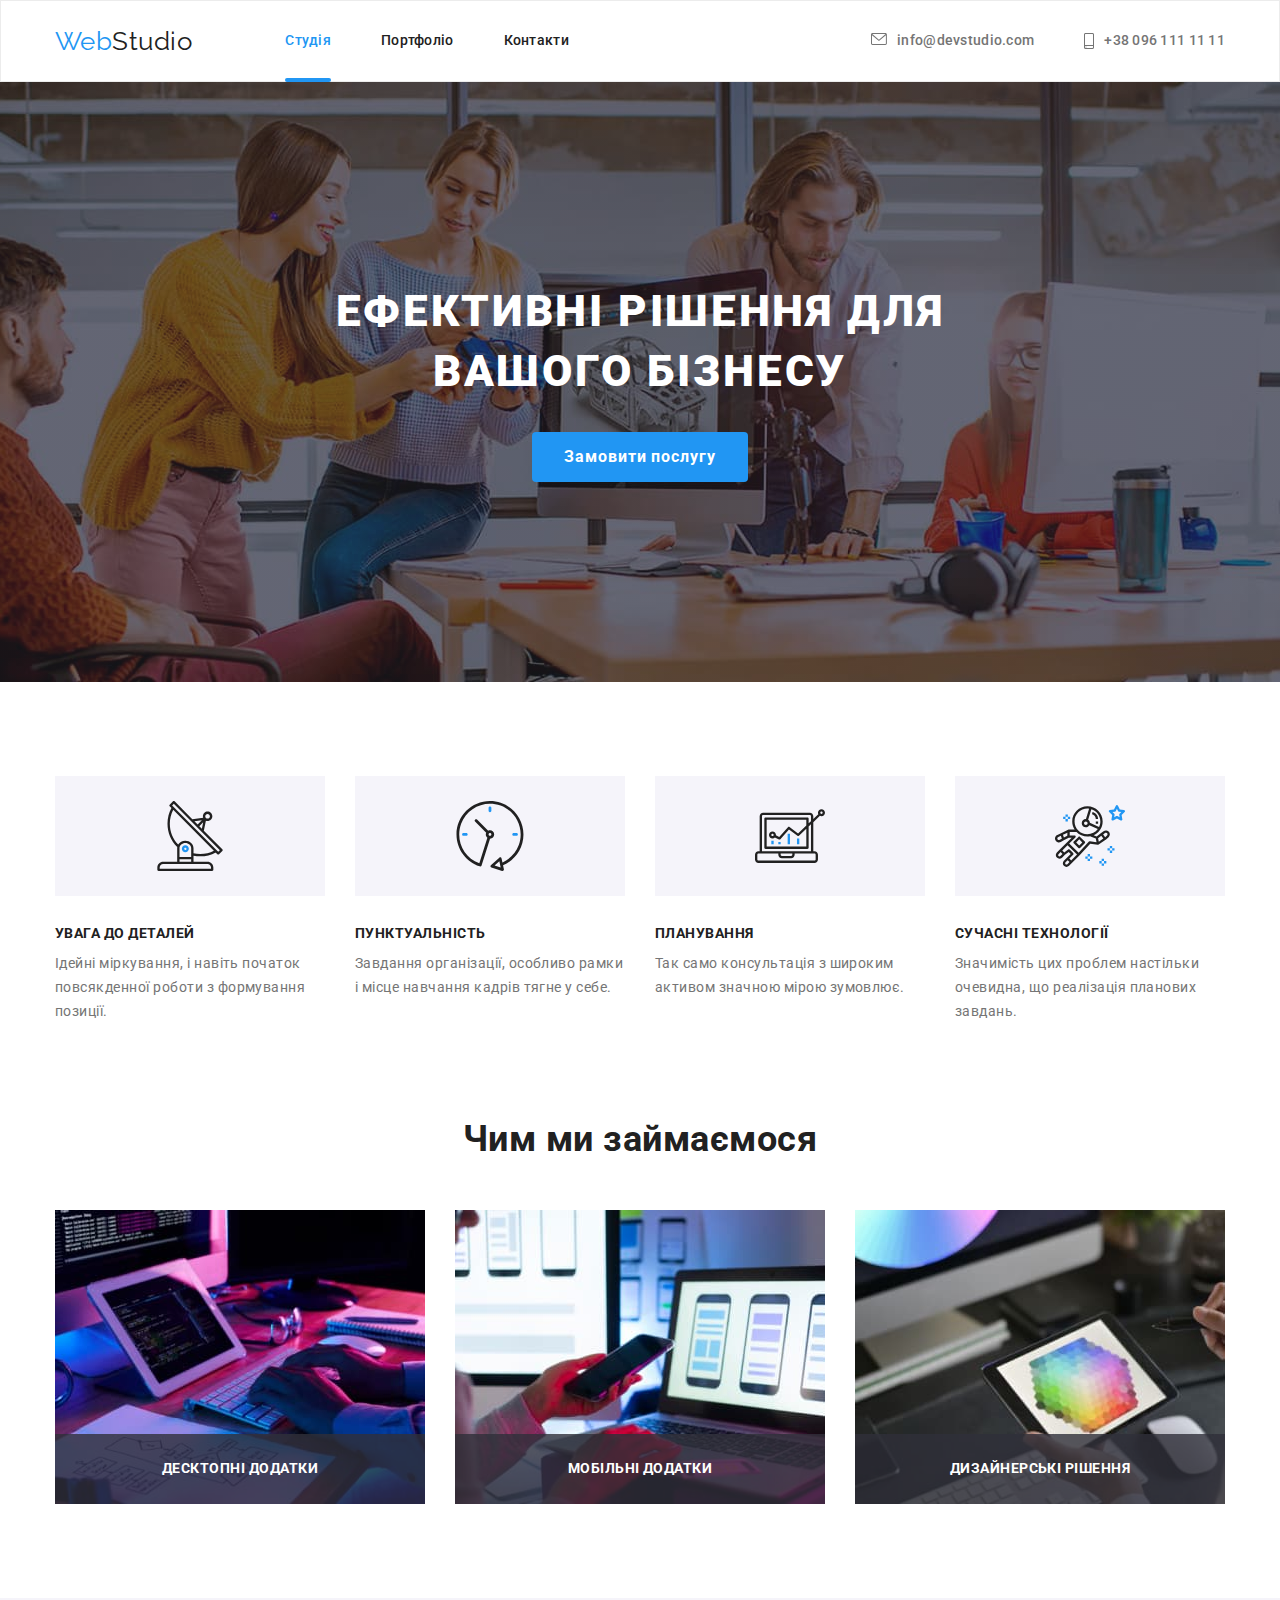
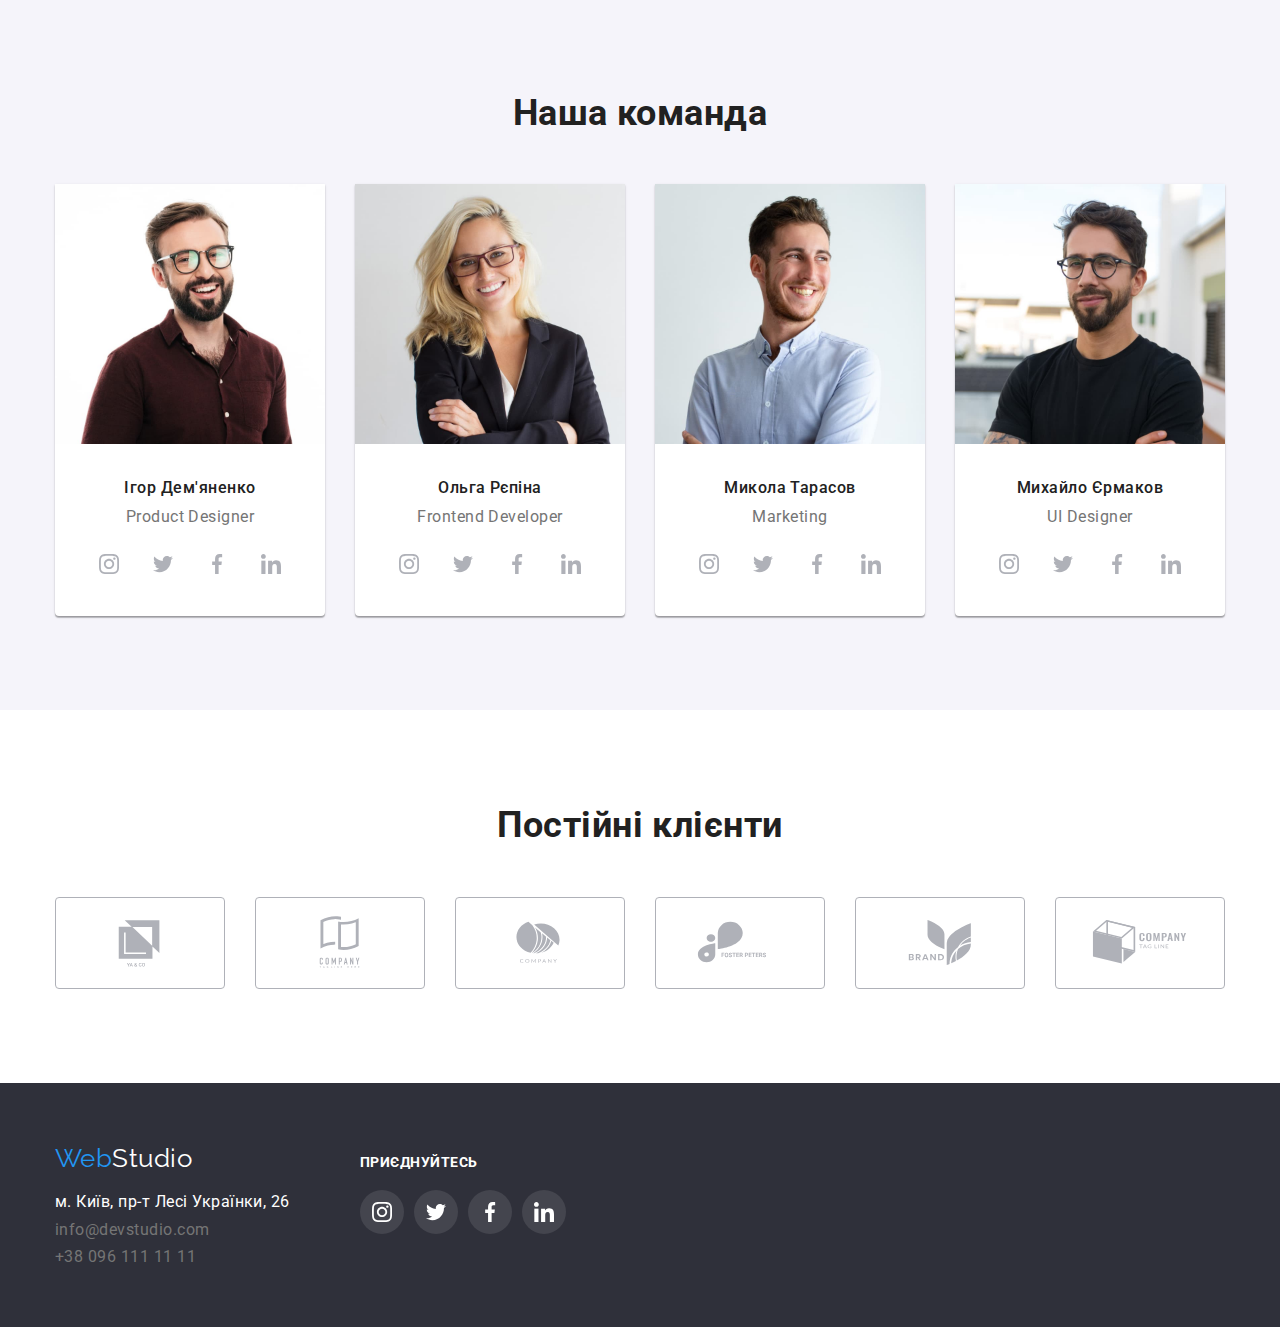
<file: index.html>
<!DOCTYPE html>
<html lang="uk">
  <head>
    <meta charset="UTF-8" />
    <meta http-equiv="X-UA-Compatible" content="IE=edge" />
    <meta name="viewport" content="width=device-width, initial-scale=1.0" />
    <title>Студія</title>
    <link rel="preconnect" href="https://fonts.googleapis.com" />
    <link rel="preconnect" href="https://fonts.gstatic.com" crossorigin />
    <link rel="preconnect" href="https://fonts.googleapis.com" />
    <link rel="preconnect" href="https://fonts.gstatic.com" crossorigin />
    <link
      href="https://fonts.googleapis.com/css2?family=Raleway:wght@700&family=Roboto:wght@400;500;700;900&display=swap"
      rel="stylesheet"
    />
    <link
      rel="stylesheet"
      href="https://cdnjs.cloudflare.com/ajax/libs/modern-normalize/1.1.0/modern-normalize.min.css"
    />
    <link rel="stylesheet" href="./css/style.css" />
  </head>
  <body class="page">
    <!--Верхня лінія-->
    <header class="header">
      <div class="container main-nav">
        <nav class="nav-board">
          <a class="logo" href="./index.html"
            ><span class="logo-web">Web</span>Studio
          </a>
          <ul class="site-nav list">
            <li class="item ">
              <a href="./index.html" class="link current">Студія</a>
            </li>
            <li class="item">
              <a href="./portfolio.html" class="link"> Портфоліо</a>
            </li>
            <li class="item"><a href="" class="link"> Контакти</a></li>
          </ul>
        </nav>

        <ul class="auth-nav list">
          <li class="item">
            <a class="link-head" href="mailto:info@devstudio.com"
              ><svg class="envelope" width="16px" height="12px">
                <use href="./images/icons.svg#icon-envelope"></use></svg>
              info@devstudio.com</a
            >
          </li>
          <li class="item">
            <a class="link-head" href="tel:+380961111111"
              ><svg class="envelope" width="10px" height="16px">
                <use href="./images/icons.svg#icon-phone"></use></svg>
              +38 096 111 11 11</a
            >
          </li>
        </ul>
      </div>
    </header>
    <main>
      <!--Шапка-->
      <section class="hero">
        <h1 class="hero-title">Ефективні рішення для вашого бізнесу</h1>
        <button class="button primary" type="button" data-modal-open>Замовити послугу</button>
      </section>
      <!--Особливості-->
      <section class="section">
        <div class="container">
          <h2 class="visually-hidden">Наші особливості</h2>
          <ul class="feature-list list">
            <li class="item ">
              <div class="feat">
                <svg class="feat-icon" width="70px" height="70px">
                  <use href="./images/icons.svg#icon-antenna"></use>
                </svg>
              </div>
              <h3 class="title">Увага до деталей</h3>
              <p class="text">
                Ідейні міркування, і навіть початок повсякденної роботи з
                формування позиції.
              </p>
            </li>
            <li class="item ">
              <div class="feat">
                <svg class="feat-icon" width="70px" height="70px">
                  <use href="./images/icons.svg#icon-clock"></use>
                </svg>
              </div>
              <h3 class="title">Пунктуальність</h3>
              <p class="text">
                Завдання організації, особливо рамки і місце навчання кадрів
                тягне у себе.
              </p>
            </li>
            <li class="item">
              <div class="feat">
                <svg class="feat-icon" width="70px" height="70px">
                  <use href="./images/icons.svg#icon-diagram"></use>
                </svg>
              </div>
              <h3 class="title">Планування</h3>
              <p class="text">
                Так само консультація з широким активом значною мірою зумовлює.
              </p>
            </li>
            <li class="item">
              <div class="feat">
                <svg class="feat-icon" width="70px" height="70px">
                  <use href="./images/icons.svg#icon-astronaut"></use>
                </svg>
              </div>
              <h3 class="title">Сучасні технології</h3>
              <p class="text">
                Значимість цих проблем настільки очевидна, що реалізація
                планових завдань.
              </p>
            </li>
          </ul>
        </div>
      </section>
      <!--Чим ми займаємося-->
      <section class="section job">
        <div class="container">
          <h2 class="section-title">Чим ми займаємося</h2>
          <ul class="list first-cards">
            <li class="cards first">
              
                <img
                class="img"
                src="./images/box1.jpg"
                alt="компʼютер"
                width="370"
              />
            
              <p class="lable">Десктопні додатки</p>
            </li>
            
            <li class="cards first">
              <img
                class="img"
                src="./images/box2.jpg"
                alt="телефон"
                width="370"
              />
              <p class="lable">Мобільні додатки</p>
            </li>
            <li class="cards first">
              <img
                class="img"
                src="./images/box3.jpg"
                alt="планшет"
                width="370"
              />
              <p class="lable">Дизайнерські рішення</p>
            </li>
          </ul>
        </div>
      </section>
      <!--Наша команда-->
      <section class="section team">
        <div class="container">
          <h2 class="section-title">Наша команда</h2>
          <ul class="work-list list">
            <li class="team-card">
              <img
                src="./images/photo1.jpg"
                alt="Ігор Дем'яненко"
                width="270"
              />

              <div class="title-card">
                <h3 class="title-name">Ігор Дем'яненко</h3>
                <p lang="en" class="position">Product Designer</p>

                <ul class="social-networks">
                  <li class="sn-item">
                    <a class="social" href="">
                      <svg class="soc-icon" width="20px" height="20px">
                        <use href="./images/icons.svg#icon-instagram"></use>
                      </svg>
                    </a>
                  </li>
                  <li class="sn-item">
                    <a class="social" href="">
                      <svg class="soc-icon" width="20px" height="20px">
                        <use href="./images/icons.svg#icon-twitter"></use>
                      </svg>
                    </a>
                  </li>
                  <li class="sn-item">
                    <a class="social" href="">
                      <svg class="soc-icon" width="20px" height="20px">
                        <use href="./images/icons.svg#icon-facebook"></use>
                      </svg>
                    </a>
                  </li>
                  <li class="sn-item">
                    <a class="social" href="">
                      <svg class="soc-icon" width="20px" height="20px">
                        <use href="./images/icons.svg#icon-linkedin"></use>
                      </svg>
                    </a>
                  </li>
                </ul>
              </div>
            </li>

            <li class="team-card">
              <img src="./images/photo2.jpg" alt="Ольга Рєпіна" width="270" />

              <div class="title-card">
                <h3 class="title-name">Ольга Рєпіна</h3>
                <p lang="en" class="position">Frontend Developer</p>
                <ul class="social-networks">
                  <li class="sn-item">
                    <a class="social" href="">
                      <svg class="soc-icon" width="20px" height="20px">
                        <use href="./images/icons.svg#icon-instagram"></use>
                      </svg>
                    </a>
                  </li>
                  <li class="sn-item">
                    <a class="social" href="">
                      <svg class="soc-icon" width="20px" height="20px">
                        <use href="./images/icons.svg#icon-twitter"></use>
                      </svg>
                    </a>
                  </li>
                  <li class="sn-item">
                    <a class="social" href="">
                      <svg class="soc-icon" width="20px" height="20px">
                        <use href="./images/icons.svg#icon-facebook"></use>
                      </svg>
                    </a>
                  </li>
                  <li class="sn-item">
                    <a class="social" href="">
                      <svg class="soc-icon" width="20px" height="20px">
                        <use href="./images/icons.svg#icon-linkedin"></use>
                      </svg>
                    </a>
                  </li>
                </ul>
              </div>
            </li>
            <li class="team-card">
              <img src="./images/photo3.jpg" alt="Микола Тарасов" width="270" />

              <div class="title-card">
                <h3 class="title-name">Микола Тарасов</h3>
                <p lang="en" class="position">Marketing</p>
                <ul class="social-networks">
                  <li class="sn-item">
                    <a class="social" href="">
                      <svg class="soc-icon" width="20px" height="20px">
                        <use href="./images/icons.svg#icon-instagram"></use>
                      </svg>
                    </a>
                  </li>
                  <li class="sn-item">
                    <a class="social" href="">
                      <svg class="soc-icon" width="20px" height="20px">
                        <use href="./images/icons.svg#icon-twitter"></use>
                      </svg>
                    </a>
                  </li>
                  <li class="sn-item">
                    <a class="social" href="">
                      <svg class="soc-icon" width="20px" height="20px">
                        <use href="./images/icons.svg#icon-facebook"></use>
                      </svg>
                    </a>
                  </li>
                  <li class="sn-item">
                    <a class="social" href="">
                      <svg class="soc-icon" width="20px" height="20px">
                        <use href="./images/icons.svg#icon-linkedin"></use>
                      </svg>
                    </a>
                  </li>
                </ul>
              </div>
            </li>
            <li class="team-card">
              <img
                src="./images/photo4.jpg"
                alt="Михайло Єрмаков"
                width="270"
              />
              <div class="title-card">
                <h3 class="title-name">Михайло Єрмаков</h3>
                <p lang="en" class="position">UI Designer</p>
                <ul class="social-networks">
                  <li class="sn-item">
                    <a class="social" href="">
                      <svg class="soc-icon" width="20px" height="20px">
                        <use href="./images/icons.svg#icon-instagram"></use>
                      </svg>
                    </a>
                  </li>
                  <li class="sn-item">
                    <a class="social" href="">
                      <svg class="soc-icon" width="20px" height="20px">
                        <use href="./images/icons.svg#icon-twitter"></use>
                      </svg>
                    </a>
                  </li>
                  <li class="sn-item">
                    <a class="social" href="">
                      <svg class="soc-icon" width="20px" height="20px">
                        <use href="./images/icons.svg#icon-facebook"></use>
                      </svg>
                    </a>
                  </li>
                  <li class="sn-item">
                    <a class="social" href="">
                      <svg class="soc-icon" width="20px" height="20px">
                        <use href="./images/icons.svg#icon-linkedin"></use>
                      </svg>
                    </a>
                  </li>
                </ul>
              </div>
            </li>
          </ul>
        </div>
      </section>
      <!--Постійні клієнти-->
      <section class="section">
        <div class="container">
          <h2 class="section-title">Постійні клієнти</h2>
          <ul class="clients">
            <li>
              <a class="client-link" href="">
                <svg class="client-logo" width="106px" 
                height="60px" >
                  <use href="./images/icons.svg#icon-client"></use>
                </svg>
              </a>
            </li>
            <li>
              <a class="client-link" href="">
                <svg class="client-logo" width="106px" height="60px">
                  <use href="./images/icons.svg#icon-client-1"></use>
                </svg>
              </a>
            </li>
            <li>
              <a class="client-link" href="">
                <svg class="client-logo" width="106px" height="60px">
                  <use href="./images/icons.svg#icon-client-2"></use>
                </svg>
              </a>
            </li>
            <li>
              <a class="client-link" href="">
                <svg class="client-logo" width="106px" height="60px">
                  <use href="./images/icons.svg#icon-client-3"></use>
                </svg>
              </a>
            </li>
            <li>
              <a class="client-link" href="">
                <svg class="client-logo" width="106px" height="60px">
                  <use href="./images/icons.svg#icon-client-4"></use>
                </svg>
              </a>
            </li>
            <li>
              <a class="client-link" href="">
                <svg class="client-logo" width="106px" height="60px">
                  <use href="./images/icons.svg#icon-client-5"></use>
                </svg>
              </a>
            </li>
          </ul>
        </div>
      </section>
    </main>
    <!--Футер-->
    <footer class="footer">
      <div class="container one">
        <section class="main-fut">
          <h2 class="visually-hidden">Контакти</h2>
          <a class="logo" href="./index.html"
            ><span class="logo-web">Web</span>Studio</a
          >

          <address class="address">
            <ul class="fut list">
              <li class="fut-address">
                <a
                  class="link-head adress"
                  target="_blank"
                  rel="noopener norefferer"
                  href="https://goo.gl/maps/CPtrU1FHBa2aNyZL9"
                  >м. Київ, пр-т Лесі Українки, 26</a
                >
              </li>
              <li class="fut-address">
                <a class="link-head mail" href="mailto:info@devstudio.com"
                  >info@devstudio.com</a
                >
              </li>
              <li class="fut-address">
                <a class="link-head" href="tel:+380961111111"
                  >+38 096 111 11 11</a
                >
              </li>
            </ul>
          </address>
        </section>
        <section class="second-fut">
          <h2 class="fut-title">Приєднуйтесь</h2>
          <ul class="social-networks">
            <li class="sn-item">
              <a class="social futlink" href="">
                <svg class="soc-icon fut" width="20px" height="20px">
                  <use href="./images/icons.svg#icon-instagram"></use>
                </svg>
              </a>
            </li>
            <li class="sn-item">
              <a class="social futlink" href="">
                <svg class="soc-icon fut" width="20px" height="20px">
                  <use href="./images/icons.svg#icon-twitter"></use>
                </svg>
              </a>
            </li>
            <li class="sn-item">
              <a class="social futlink" href="">
                <svg class="soc-icon fut" width="20px" height="20px">
                  <use href="./images/icons.svg#icon-facebook"></use>
                </svg>
              </a>
            </li>
            <li class="sn-item">
              <a class="social futlink" href="">
                <svg class="soc-icon fut" width="20px" height="20px">
                  <use href="./images/icons.svg#icon-linkedin"></use>
                </svg>
              </a>
            </li>
          </ul>
        </section>
      </div>
    </footer>
    <div class="backdrop is-hidden" data-modal>
      <div class="modal">
        <button type="button" class="close" data-modal-close>
          <svg class="close-icon" width="18px" height="18px">
            <use href="./images/icons.svg#icon-close"></use>
          </svg>
        </button>
      </div>
    </div>
    <script src="./js/modal.js"></script>
  </body>
</html>
</file>
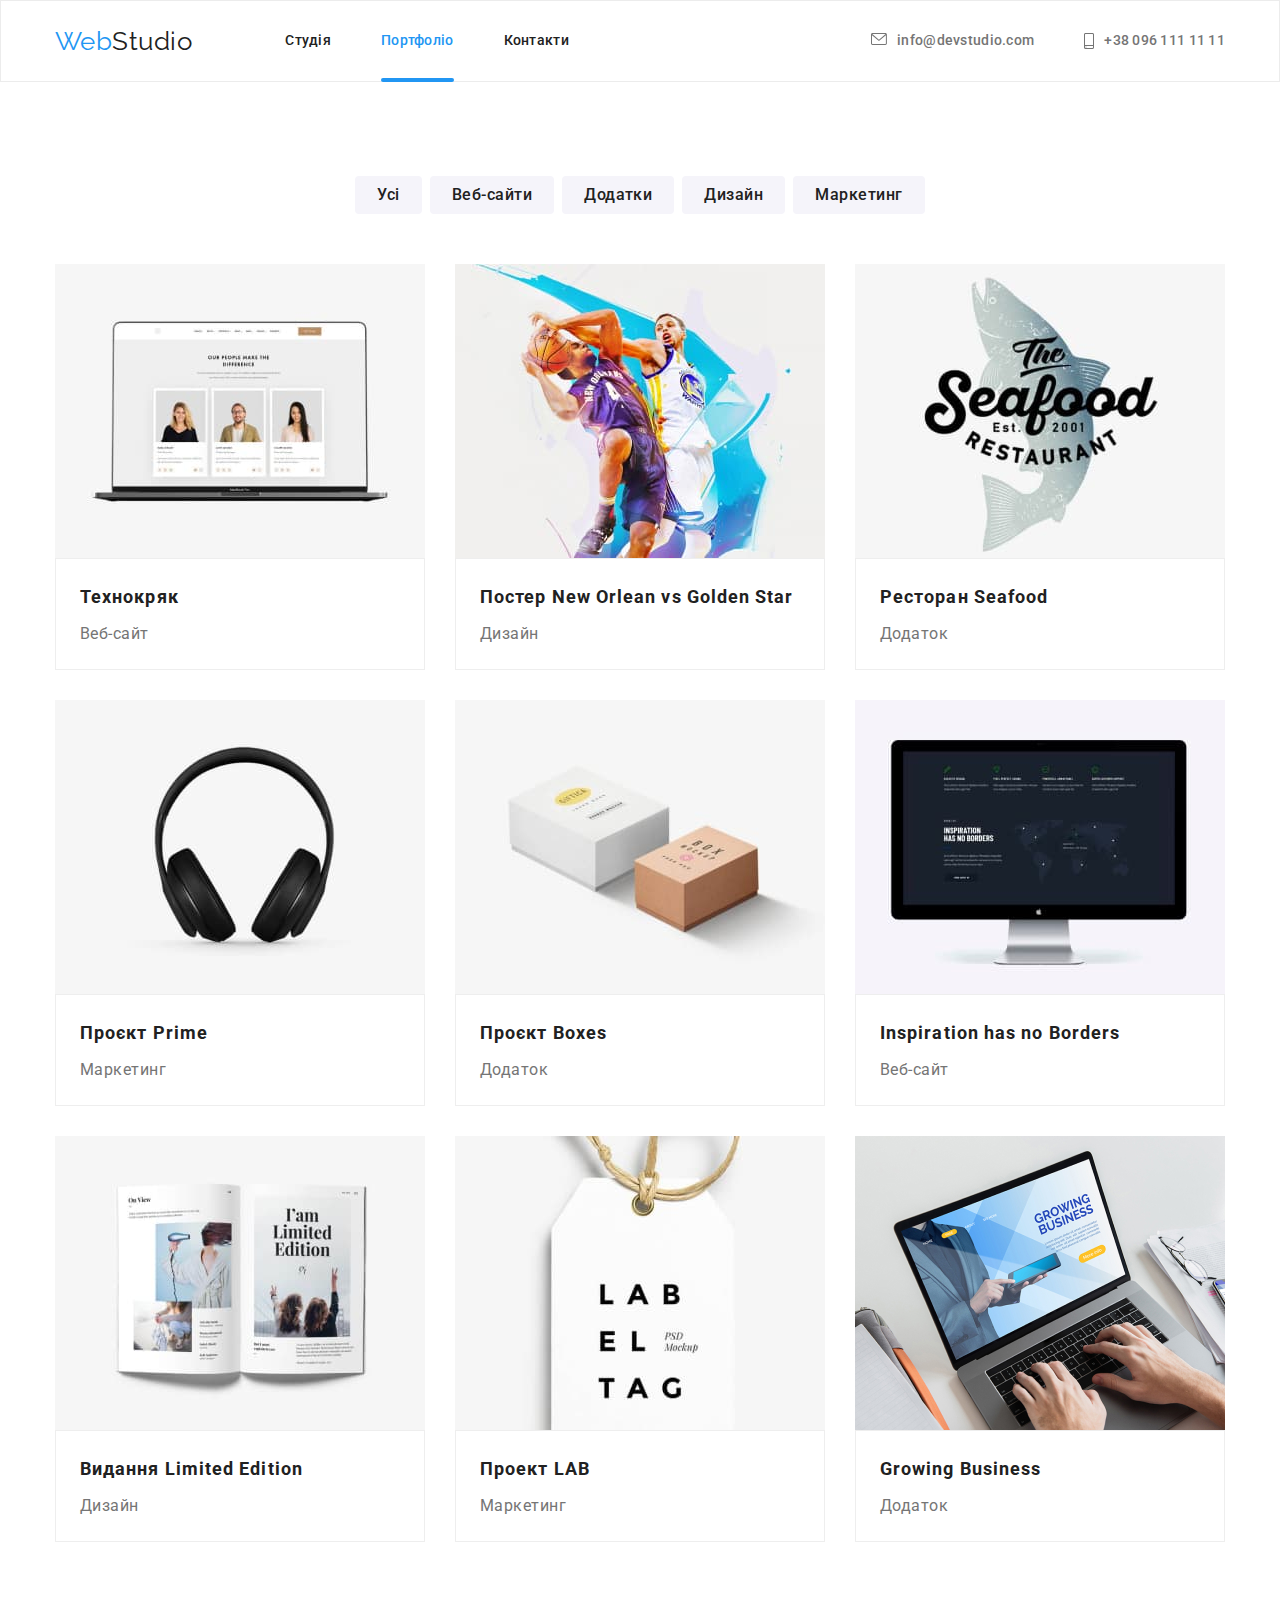
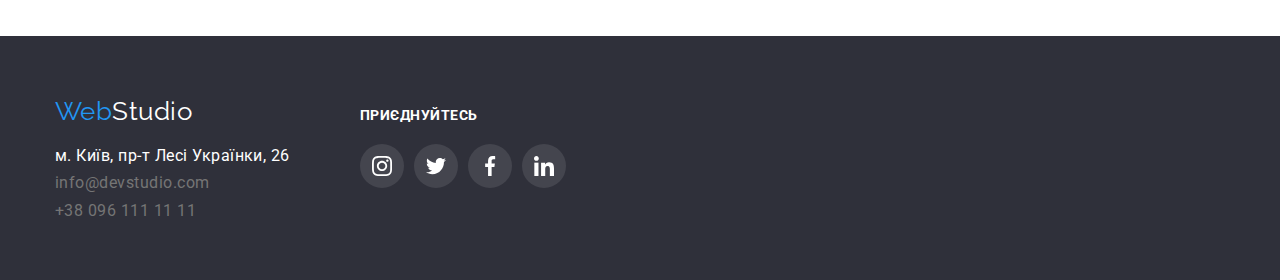
<file: portfolio.html>
<!DOCTYPE html>
<html lang="uk">
  <head>
    <meta charset="UTF-8" />
    <meta http-equiv="X-UA-Compatible" content="IE=edge" />
    <meta name="viewport" content="width=device-width, initial-scale=1.0" />
    <title>Портфоліо</title>
    <link rel="preconnect" href="https://fonts.googleapis.com" />
    <link rel="preconnect" href="https://fonts.gstatic.com" crossorigin />
    <link rel="preconnect" href="https://fonts.googleapis.com" />
    <link rel="preconnect" href="https://fonts.gstatic.com" crossorigin />
    <link
      href="https://fonts.googleapis.com/css2?family=Raleway:wght@700&family=Roboto:wght@400;500;700;900&display=swap"
      rel="stylesheet"
    />
    <link
      rel="stylesheet"
      href="https://cdnjs.cloudflare.com/ajax/libs/modern-normalize/1.1.0/modern-normalize.min.css"
    />
    <link rel="stylesheet" href="./css/style.css" />
  </head>
  <body>
    <!--Хедер-->
    <header class="header">
      <div class="container main-nav">
        <nav class="nav-board">
          <a class="logo" href="./index.html"
            ><span class="logo-web">Web</span>Studio
          </a>
          <ul class="site-nav list">
            <li class="item">
              <a href="./index.html" class="link ">Студія</a>
            </li>
            <li class="item">
              <a href="./portfolio.html" class="link current"> Портфоліо</a>
            </li>
            <li class="item"><a href="" class="link"> Контакти</a></li>
          </ul>
        </nav>

        <ul class="auth-nav list">
          <li class="item">
            <a class="link-head" href="mailto:info@devstudio.com"
              ><svg class="envelope" width="16px" height="12px">
                <use href="./images/icons.svg#icon-envelope"></use></svg>
              info@devstudio.com</a
            >
          </li>
          <li class="item">
            <a class="link-head" href="tel:+380961111111"
              ><svg class="envelope" width="10px" height="16px">
                <use href="./images/icons.svg#icon-phone"></use></svg>
              +38 096 111 11 11</a
            >
          </li>
        </ul>
      </div>
    </header>
    <main>
      <!--Порфоліо-->
      <section class="section">
        <div class="container">
          <h1 class="visually-hidden">Портфоліо</h1>
          <ul class="sec-btn list">
            <li class="btn">
              <button class="button secondary" type="button">Усі</button>
            </li>
            <li class="btn">
              <button class="button secondary" type="button">Веб-сайти</button>
            </li>
            <li class="btn">
              <button class="button secondary" type="button">Додатки</button>
            </li>
            <li class="btn">
              <button class="button secondary" type="button">Дизайн</button>
            </li>
            <li class="btn">
              <button class="button secondary" type="button">Маркетинг</button>
            </li>
          </ul>
          <ul class="choice list">
            <li class="card-border">
              <a class="card" href="">
                <div class="card-back"><img
                  src="./images/portfolio_img/port1.jpg"
                  alt="Лептоп"
                  width="370"
                  height="294"
                  class="card-img"
                />
                <p class="back-text">Ресурс пропонує комплексні пропозиції з різним рівнем функціоналу та сервісів. Все це дозволить відвідувачу отримати вичерпні відомості про компанію чи приватну особу.</p>
              </div>
                
                <div class="second-card">
                  <h2 class="choice-title">Технокряк</h2>
                  <p class="choice-text">Веб-сайт</p>
                </div>
              </a>
            </li>
            <li class="card-border">
              <a class="card" href="">
                <div class="card-back">
                  <img
                  src="./images/portfolio_img/port2.jpg"
                  alt="Постер New Orlean"
                  width="370"
                  height="294"
                  class="card-img"
                />
                <p class="back-text">Ресурс пропонує комплексні пропозиції з різним рівнем функціоналу та сервісів. Все це дозволить відвідувачу отримати вичерпні відомості про компанію чи приватну особу.</p>
              </div>
                <div class="second-card">
                  <h2 class="choice-title">Постер New Orlean vs Golden Star</h2>
                  <p class="choice-text">Дизайн</p>
                </div>
              </a>
            </li>
            <li class="card-border">
              <a class="card" href="">
                <div class="card-back">
                <img
                  src="./images/portfolio_img/port3.jpg"
                  alt="Seafood ресторан"
                  height="294"
                  width="370"
                  class="card-img"
                />
                <p class="back-text">Ресурс пропонує комплексні пропозиції з різним рівнем функціоналу та сервісів. Все це дозволить відвідувачу отримати вичерпні відомості про компанію чи приватну особу.</p>
              </div>
                <div class="second-card">
                  <h2 class="choice-title">Ресторан Seafood</h2>
                  <p class="choice-text">Додаток</p>
                </div>
              </a>
            </li>
            <li class="card-border">
              <a class="card" href="">
                <div class="card-back">
                <img
                  src="./images/portfolio_img/port4.jpg"
                  alt="Навушники"
                  width="370"
                  height="294"
                  class="card-img"
                />
                <p class="back-text">Ресурс пропонує комплексні пропозиції з різним рівнем функціоналу та сервісів. Все це дозволить відвідувачу отримати вичерпні відомості про компанію чи приватну особу.</p>
              </div>
                <div class="second-card">
                  <h2 class="choice-title">Проєкт Prime</h2>
                  <p class="choice-text">Маркетинг</p>
                </div>
              </a>
            </li>
            <li class="card-border">
              <a class="card" href="">
                <div class="card-back">
                <img
                  src="./images/portfolio_img/port5.jpg"
                  alt="Дві коробки"
                  width="370"
                  height="294"
                  class="card-img"
                />
                <p class="back-text">Ресурс пропонує комплексні пропозиції з різним рівнем функціоналу та сервісів. Все це дозволить відвідувачу отримати вичерпні відомості про компанію чи приватну особу.</p>
              </div>
                <div class="second-card">
                  <h2 class="choice-title">Проєкт Boxes</h2>
                  <p class="choice-text">Додаток</p>
                </div>
              </a>
            </li>
            <li class="card-border">
              <a class="card" href="">
                <div class="card-back">
                <img
                  src="./images/portfolio_img/port6.jpg"
                  alt="компʼютер"
                  width="370"
                  height="294"
                  class="card-img"
                />
                <p class="back-text">Ресурс пропонує комплексні пропозиції з різним рівнем функціоналу та сервісів. Все це дозволить відвідувачу отримати вичерпні відомості про компанію чи приватну особу.</p>
              </div>
                <div class="second-card">
                  <h2 class="choice-title">Inspiration has no Borders</h2>
                  <p class="choice-text">Веб-сайт</p>
                </div>
              </a>
            </li>
            <li class="card-border">
              <a class="card" href="">
                <div class="card-back">
                <img
                  src="./images/portfolio_img/port7.jpg"
                  alt="Журнал"
                  width="370"
                  height="294"
                  class="card-img"
                />
                <p class="back-text">Ресурс пропонує комплексні пропозиції з різним рівнем функціоналу та сервісів. Все це дозволить відвідувачу отримати вичерпні відомості про компанію чи приватну особу.</p>
                </div>
                <div class="second-card">
                  <h2 class="choice-title">Видання Limited Edition</h2>
                  <p class="choice-text">Дизайн</p>
                </div>
              </a>
            </li>
            <li class="card-border">
              <a class="card" href="">
                <div class="card-back">
                <img
                  src="./images/portfolio_img/port8.jpg"
                  alt="Бірка"
                  width="370"
                  height="294"
                  class="card-img"
                />
                <p class="back-text">Ресурс пропонує комплексні пропозиції з різним рівнем функціоналу та сервісів. Все це дозволить відвідувачу отримати вичерпні відомості про компанію чи приватну особу.</p>
              </div>
                <div class="second-card">
                  <h2 class="choice-title">Проект LAB</h2>
                  <p class="choice-text">Маркетинг</p>
                </div>
              </a>
            </li>
            <li class="card-border">
              <a class="card" href="">
                <div class="card-back">
                <img
                  src="./images/portfolio_img/port9.jpg"
                  alt="Ноутбук"
                  width="370"
                  height="294"
                  class="card-img"
                />
                <p class="back-text">Ресурс пропонує комплексні пропозиції з різним рівнем функціоналу та сервісів. Все це дозволить відвідувачу отримати вичерпні відомості про компанію чи приватну особу.</p>
              </div>
                <div class="second-card">
                  <h2 class="choice-title">Growing Business</h2>
                  <p class="choice-text">Додаток</p>
                </div>
              </a>
            </li>
          </ul>
        </div>
      </section>
    </main>
    <!--Футер-->
    <footer class="footer">
      <div class="container one">
        <section class="main-fut">
          <h2 class="visually-hidden">Контакти</h2>
          <a class="logo" href="./index.html"
            ><span class="logo-web">Web</span>Studio</a
          >

          <address class="address">
            <ul class="fut list">
              <li class="fut-address">
                <a
                  class="link-head adress"
                  target="_blank"
                  rel="noopener norefferer"
                  href="https://goo.gl/maps/CPtrU1FHBa2aNyZL9"
                  >м. Київ, пр-т Лесі Українки, 26</a
                >
              </li>
              <li class="fut-address">
                <a class="link-head mail" href="mailto:info@devstudio.com"
                  >info@devstudio.com</a
                >
              </li>
              <li class="fut-address">
                <a class="link-head" href="tel:+380961111111"
                  >+38 096 111 11 11</a
                >
              </li>
            </ul>
          </address>
        </section>
        <section class="second-fut">
          <h2 class="fut-title">Приєднуйтесь</h2>
          <ul class="social-networks">
            <li class="sn-item">
              <a class="social futlink" href="">
                <svg class="soc-icon fut" width="20px" height="20px">
                  <use href="./images/icons.svg#icon-instagram"></use>
                </svg>
              </a>
            </li>
            <li class="sn-item">
              <a class="social futlink" href="">
                <svg class="soc-icon fut" width="20px" height="20px">
                  <use href="./images/icons.svg#icon-twitter"></use>
                </svg>
              </a>
            </li>
            <li class="sn-item">
              <a class="social futlink" href="">
                <svg class="soc-icon fut" width="20px" height="20px">
                  <use href="./images/icons.svg#icon-facebook"></use>
                </svg>
              </a>
            </li>
            <li class="sn-item">
              <a class="social futlink" href="">
                <svg class="soc-icon fut" width="20px" height="20px">
                  <use href="./images/icons.svg#icon-linkedin"></use>
                </svg>
              </a>
            </li>
          </ul>
        </section>
      </div>
    </footer>
  </body>
</html>
</file>
<file: css/style.css>
:root {
  --primary-text-color: #212121;
  --secondary-text-color: #757575;
  --accent-color: #2196f3;
  --primary-whyte-color: #fff;
  --secondary-bgc: #2f303a;
  --section-bgc: #f5f4fa;
  --button-bgc: #188ce8;
  --main-logo-color: #afb1b8;

  --card-set-gap: 30px;

  --timing-function: cubic-bezier(0.4, 0, 0.2, 1);
}
body {
  background-color: var(--primary-whyte-color);
  color: var(--secondary-text-color);
  font-family: "Roboto", sans-serif;
  letter-spacing: 0.03em;
  
}
/* цвет основного текста #212121 */
/* вторичный цвет текста #757575 */
/* акцент #2196F3 */
/* вторичный цвет фона #2F303A */

/* Утіліти */
.list {
  list-style: none;
  margin: 0;
  padding: 0;
  display: flex;
}
/* Header */
.container {
  margin-left: auto;
  margin-right: auto;
  width: 1200px;
  padding-left: 15px;
  padding-right: 15px;
}

.logo {
  color: var(--primary-text-color);
  font-family: "Raleway", sans-serif;
  font-size: 26px;
  line-height: 1.19;

  text-decoration: none;
}
.logo-web {
  color: var(--accent-color);
}
.header {
  border: 1px solid #ececec;
  
  
}

/* site nav */
.link {
  display: block;
  padding-top: 32px;
  padding-bottom: 32px;
}
.site-nav .link {
  color: var(--primary-text-color);
  font-weight: 500;
  font-size: 14px;
  line-height: 1.14;
  letter-spacing: 0.02em;
  text-decoration: none;

  transition: color 250ms var(--timing-function);
}
/* Auth-nav */
.auth-nav {
  display: flex;
  margin-left: auto;

  font-weight: 500;
  font-size: 14px;
  line-height: 1.14;
  letter-spacing: 0.02em;
  text-decoration: none;
}
.envelope {
  fill: currentColor;
  margin-right: 10px;
}

.auth-nav .item + .item {
  margin-left: 50px;
}
.site-nav .link:hover,
.site-nav .link:focus {
  color: var(--accent-color);
}
.site-nav .link.current {
  color: var(--accent-color);
  
}
.site-nav > .item{
  position: relative; 
}

  
.link.current::after {
  content:"" ;
  
  position: absolute;
  bottom: -1px;
  left: 0;

  width: 100%;  
  height: 4px;

  background-color: var(--accent-color);
border-radius: 2px;

}
.link-head {
  color: var(--secondary-text-color);
  text-decoration: none;
  list-style: none;
  display: flex;

  transition: color 250ms var(--timing-function);
}

.link-head:hover,
.link-head:focus {
  color: var(--accent-color);
}
.site-nav {
  display: flex;
  margin-left: 93px;
}
.site-nav .item + .item {
  margin-left: 50px;
}
.nav-board {
  display: flex;
  align-items: center;
}
.main-nav {
  display: flex;
  align-items: center;
}

/* hero */
.hero {
  background-color: #c4c4c4;
  text-align: center;
  padding-top: 200px;
  padding-bottom: 200px;

  background-image: linear-gradient(
      rgba(47, 48, 58, 0.4),
      rgba(47, 48, 58, 0.4)
    ),
    url(../images/mainbg.jpg);
  max-width: 1600px;
  height: 600px;
  margin-left: auto;
  margin-right: auto;

  background-position: center;
}

.hero-title {
  color: var(--primary-whyte-color);
  font-weight: 900;
  font-size: 44px;
  line-height: 1.36;

  letter-spacing: 0.06em;
  text-transform: uppercase;
  margin-top: 0;
  margin-bottom: 30px;
  width: 700px;
  margin-left: auto;
  margin-right: auto;
}
/* button */
.button {
  color: var(--primary-text-color);
  background-color: var(--primary-whyte-color);
  cursor: pointer;
}
.button.primary {
  color: var(--primary-whyte-color);
  background-color: var(--accent-color);
  font-family: "Roboto", sans-serif;
  font-weight: 700;
  font-size: 16px;
  line-height: 1.88;
  border-radius: 4px;
  border: none;

  letter-spacing: 0.06em;
  padding: 10px 32px;

  transition: background-color 250ms var(--timing-function);
}
.button.primary:hover,
.button.primary:focus {
  background-color: var(--button-bgc);
  box-shadow: 0px 4px 4px rgba(0, 0, 0, 0.15);
  border-radius: 4px;
}

/* features */

.feature-list {
  display: flex;
  justify-content: space-between;
}
.title {
  color: var(--primary-text-color);

  font-weight: 700;
  font-size: 14px;
  line-height: 1.14;

  text-transform: uppercase;
  margin-top: 0;
  margin-bottom: 10px;
}
.text {
  margin: 0;
}
.feature-list .text {
  font-size: 14px;
  line-height: 1.71;
}
.feature-list .item {
  width: 270px;
}
.feat {
  display: flex;
  justify-content: center;
  align-items: center;
  background-color: var(--section-bgc);
  height: 120px;
  margin-bottom: 30px;
 
}
/* section */

.section {
  padding-top: 94px;
  padding-bottom: 94px;
}
.section.team {
  background-color: var(--section-bgc);

  margin-bottom: 0;
  
}
.section-title {
  color: var(--primary-text-color);
  font-weight: 700;
  font-size: 36px;
  line-height: 1.17;
  text-align: center;
  margin-top: 0;
  margin-bottom: 50px;
}
.cards.first {
  border: 0;
  margin-right: 30px;
  flex-basis: calc(100% / 3 - 30px);
  position: relative;
}

  
  

.lable{
  display: flex;
  justify-content: center;
  align-items: center;
  

  position: absolute;
  bottom:0;
  
  height: 70px;
  width: 100%;
  background-color:  rgba(47, 48, 58, 0.8);
  margin: 0;
  
  
  font-weight: 700;
  font-size: 14px;
  line-height: 1.14;
  text-transform: uppercase;
  color:var(--primary-whyte-color);
}
.list.first-cards {
  margin-right: -30px;
}
.img {
  display: block;
}
/* Examples */
.work-list .title-name {
  color: var(--primary-text-color);
}
.section.job {
  padding-top: 0;
}
/* Our team */
.title-card {
  padding: 30px 32px;
}
.title-name {
  color: var(--primary-text-color);

  font-weight: 500;
  font-size: 16px;
  line-height: 1.19;
  text-align: center;
  margin-top: 0;
  margin-bottom: 10px;
}
.position {
  font-size: 16px;
  line-height: 1.19;
  text-align: center;
  margin-top: 0;
  margin-bottom: 16px;
}
.team-card {
  background-color: var(--primary-whyte-color);
  box-shadow: 0px 1px 3px rgba(0, 0, 0, 0.12), 0px 1px 1px rgba(0, 0, 0, 0.14),
    0px 2px 1px rgba(0, 0, 0, 0.2);
  border-radius: 0px 0px 4px 4px;
}
.team-card:not(:last-child) {
  margin-right: 30px;
}
.social-networks {
  display: flex;
  list-style: none;
  gap: 10px;
  padding: 0;
  margin: 0;
}

.social {
  fill: var(--main-logo-color);

  display: flex;
  justify-content: center;
  align-items: center;
  width: 44px;
  height: 44px;
border-radius: 50%;
  transition:  background-color 250ms var(--timing-function), fill 250ms var(--timing-function);
}
.soc-icon {
  display: block;
  
  
}

.social:hover,
.social:focus {
  fill: var(--primary-whyte-color);
  background-color: var(--accent-color);
  border-radius: 50%;
  
}
/* Our Clients */
.clients {
  list-style: none;
  display: flex;
  gap: 30px;
  padding: 0;
  margin: 0;
}
.client-logo {
  
  fill: currentColor;
}
.client-link {
  display: flex;
  justify-content: center;
  align-items: center;
  width: 170px;
  height: 92px;
  color: var(--main-logo-color);
  border: 1px solid var(--main-logo-color);
  border-radius: 4px;

  transition:  color 250ms var(--timing-function),border-color 250ms var(--timing-function);
  
}
.client-link:hover,
.client-link:focus {
  border-color:  var(--accent-color);
  color: var(--accent-color);
}

/* Footer */
.fut-address:not(:last-child) {
  margin-bottom: 9px;
}
.address {
  font-style: normal;
}
.adress {
  color: var(--primary-whyte-color);
  display: inline-block;
}
.mail {
  display: inline-block;
}

.footer {
  background-color: var(--secondary-bgc);
  padding-top: 60px;
  padding-bottom: 60px;
}
.container.one {
  display: flex;
}
.fut.list {
  display: block;
}

.footer .logo {
  color: var(--primary-whyte-color);
  display: inline-block;
  margin-bottom: 20px;
}
.fut-title {
  font-weight: 700;
  font-size: 14px;
  line-height: 1.14;

  text-transform: uppercase;

  color: var(--primary-whyte-color);
  margin-bottom: 20px;
  margin-top: 0;
}
.second-fut {
  padding-top: 12px;
}
.social.futlink {
  color: var(--primary-whyte-color);
  background: rgba(255, 255, 255, 0.1);
  border-radius: 50%;
  transition:  background-color 250ms var(--timing-function);
}
.social.futlink:hover,
.social.futlink:focus {
  background-color: var(--accent-color);
}
.soc-icon.fut {
  fill: currentColor;
}
.main-fut {
  margin-right: 70px;
}
/* portfolio */
.button.secondary {
  background: #f5f4fa;
  border-radius: 4px;
  font-weight: 500;
  font-size: 16px;
  line-height: 1.62;
  font-family: "Roboto", sans-serif;
  text-align: center;
  letter-spacing: 0.03em;
  border: 0;

  padding: 6px 22px;

  transition: color 250ms var(--timing-function), background-color 250ms var(--timing-function), box-shadow 250ms var(--timing-function);
}
.btn:not(:last-child) {
  margin-right: 8px;
}
.sec-btn {
  display: flex;
  justify-content: center;
  margin-bottom: 50px;
}
.button.secondary:hover,
.button.secondary:focus {
  color: var(--primary-whyte-color);
  background-color: var(--accent-color);
  box-shadow: 0px 3px 1px rgba(0, 0, 0, 0.1), 0px 1px 2px rgba(0, 0, 0, 0.08), 0px 2px 2px rgba(0, 0, 0, 0.12);

}

.choice-title {
  color: var(--primary-text-color);
  font-weight: 700;
  font-size: 18px;
  line-height: 2;
  letter-spacing: 0.06em;
  text-decoration: none;
  margin-top: 0;
  margin-bottom: 4px;
}

.choice-text {
  font-weight: 400;
  font-size: 16px;
  line-height: 1.88;
  margin-top: 0;
  margin-bottom: 0;

  text-decoration: none;
}
.card {
  text-decoration: none;
  color: var(--secondary-text-color);
  display: block;
  
  transition: box-shadow 250ms var(--timing-function);
  
} 
.card-back{
  position: relative;
  display: flex;
  overflow: hidden  ;
}
.back-text{
  display: flex;
   
  position: absolute;
  top: 0;
  right: 0;
  width: 100%;
  height: 100%;
  
  transform: translateY(100%);
  transition: transform 250ms var(--timing-function);

padding: 63px 24px;
  margin: 0;
  font-size: 18px;
line-height: 28px;
color: var(--primary-whyte-color);
background-color: rgba(33, 150, 243, 0.9);
}
.card-img {
  display: block;
  margin: 0;
}
.card-border {
  margin-right: var(--card-set-gap);
  margin-bottom: var(--card-set-gap);

  flex-basis: calc(100% / 3 - 30px);

  
}
.card:hover,
.card:focus{
  box-shadow: 0px 1px 1px rgba(0, 0, 0, 0.12), 0px 4px 4px rgba(0, 0, 0, 0.06), 1px 4px 6px rgba(0, 0, 0, 0.16);
  
  
}
.card:hover .back-text,
.card:focus .back-text{
  opacity: 1;
  transform: translateY(0);
}
.choice {
  display: flex;
  flex-wrap: wrap;

  margin-right: calc(-1 * var(--card-set-gap));
  margin-bottom: calc(-1 * var(--card-set-gap));
}
.card-border.first {
  border: 0;
}

.second-card {
  border: 1px solid #eeeeee;
  padding: 20px 24px;
}

.visually-hidden {
  position: absolute;
  white-space: nowrap;
  width: 1px;
  height: 1px;
  overflow: hidden;
  border: 0;
  padding: 0;
  clip: rect(0 0 0 0);
  clip-path: inset(50%);
  margin: -1px;
}
/* Backdrop */
.backdrop{
  position: fixed;
  top: 0;
  left: 0;

  width: 100%;
  height: 100%;

  opacity: 1;
  transition: opacity 250ms var(--timing-function);

  background-color: rgba(0, 0, 0, 0.2);
}
.backdrop.is-hidden{
  opacity: 0;
  pointer-events: none;
  
  
  
}
.backdrop.is-hidden .modal{
  transform:  translate(-50%, -50%) scale(0.5);
}

.modal{
  position: absolute;
top: 50%;
left: 50%;
transform: translate(-50%, -50%) scale(1);

min-width: 528px;
    min-height: 581px;

  background: var(--primary-whyte-color);
box-shadow: 0px 1px 3px rgba(0, 0, 0, 0.12), 0px 1px 1px rgba(0, 0, 0, 0.14), 0px 2px 1px rgba(0, 0, 0, 0.2);
border-radius: 4px;

transition: transform 250ms var(--timing-function);
}
.close{
  position: absolute;
  top: 8px;
  right: 8px;

  display: flex;
  justify-content: center;
  align-items: center;
  width: 30px;
  height: 30px;
  
  cursor: pointer;
  background-color: #fff;
  border: 1px solid rgba(0, 0, 0, 0.1);
  border-radius: 50%;
  
}
</file>
